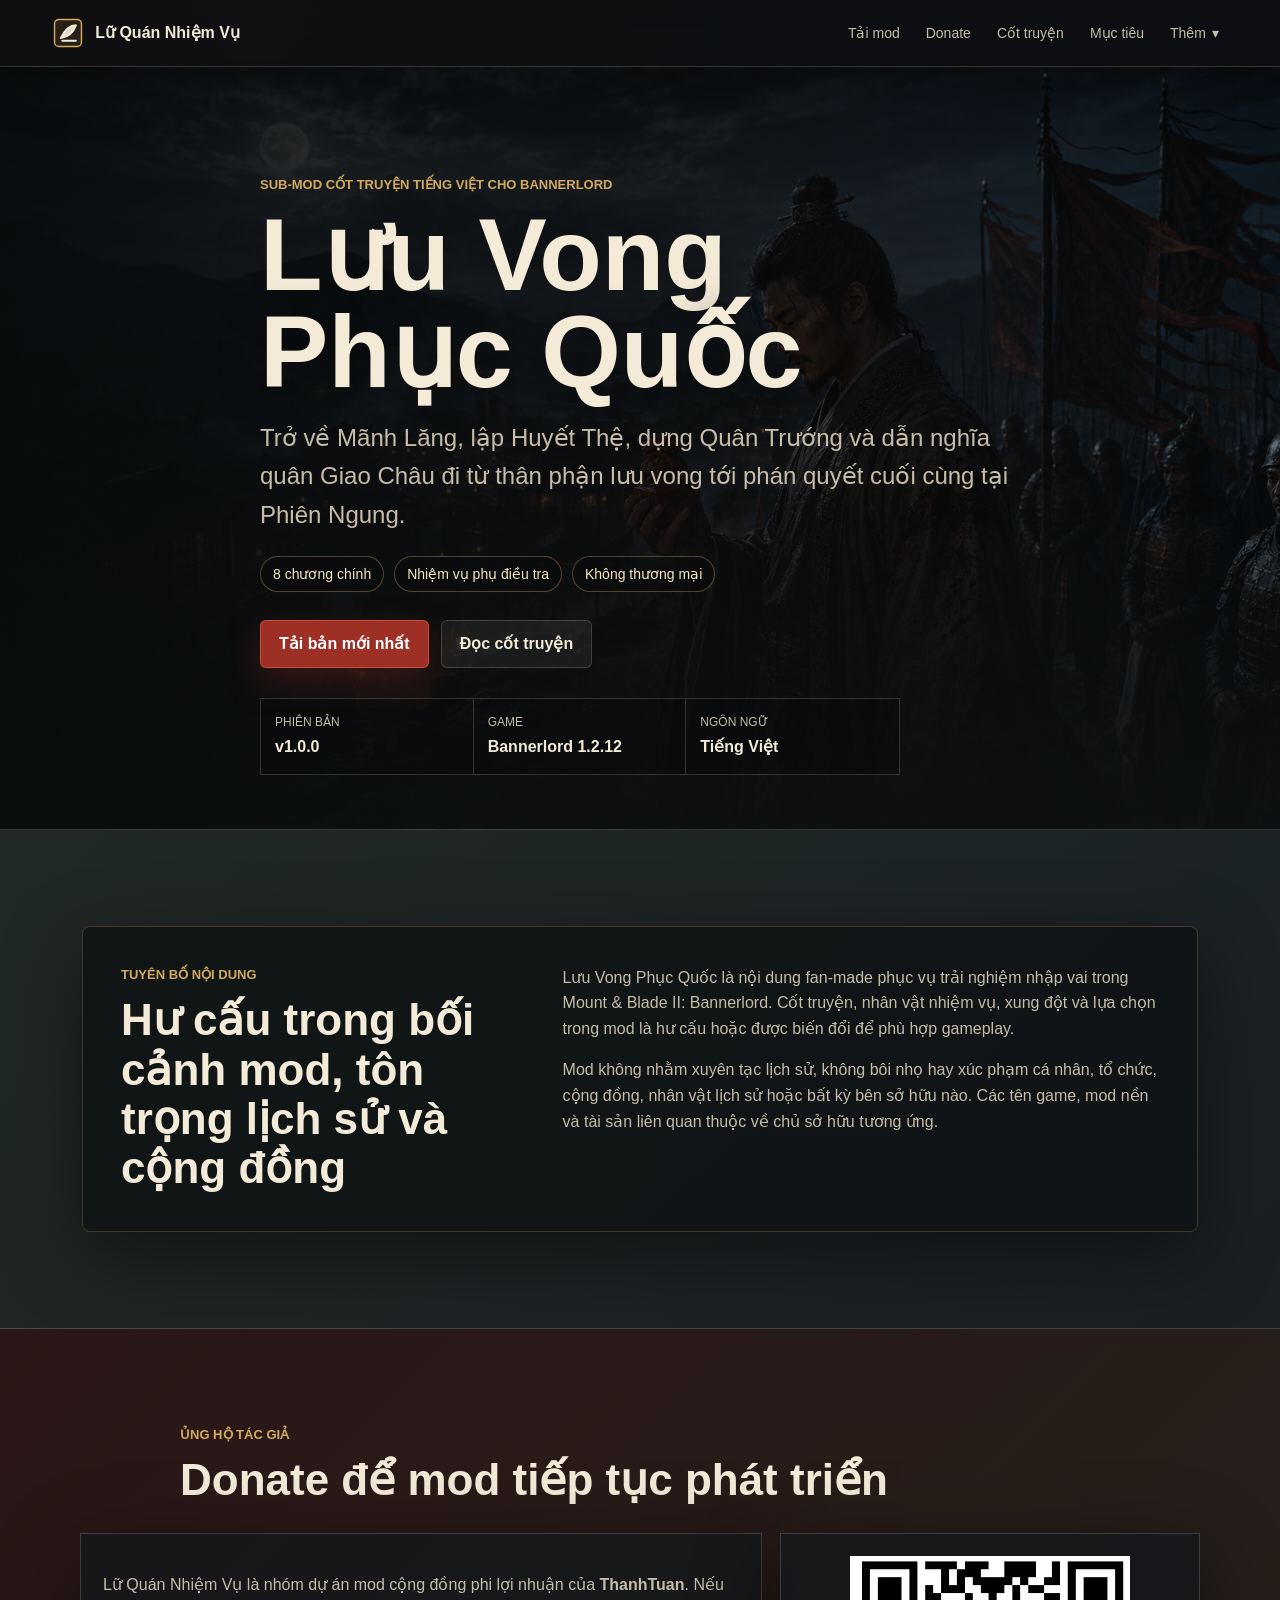
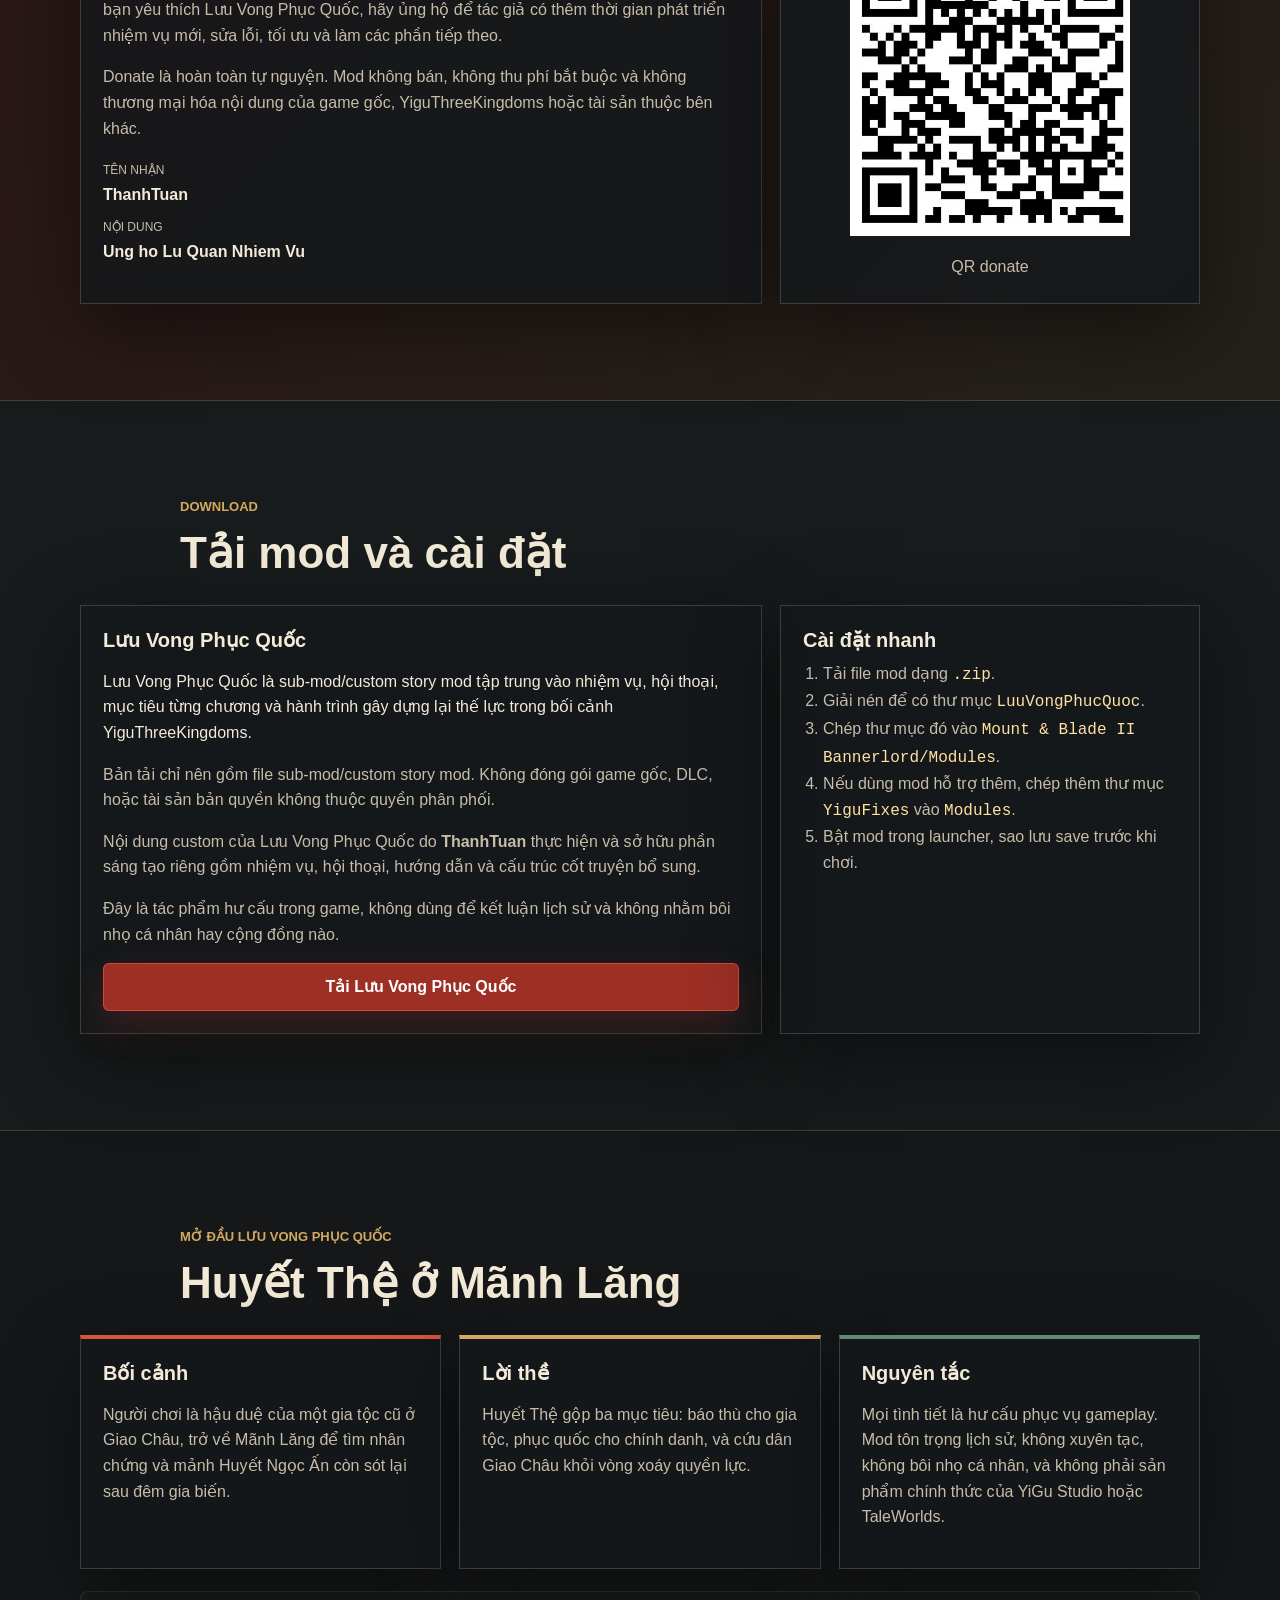
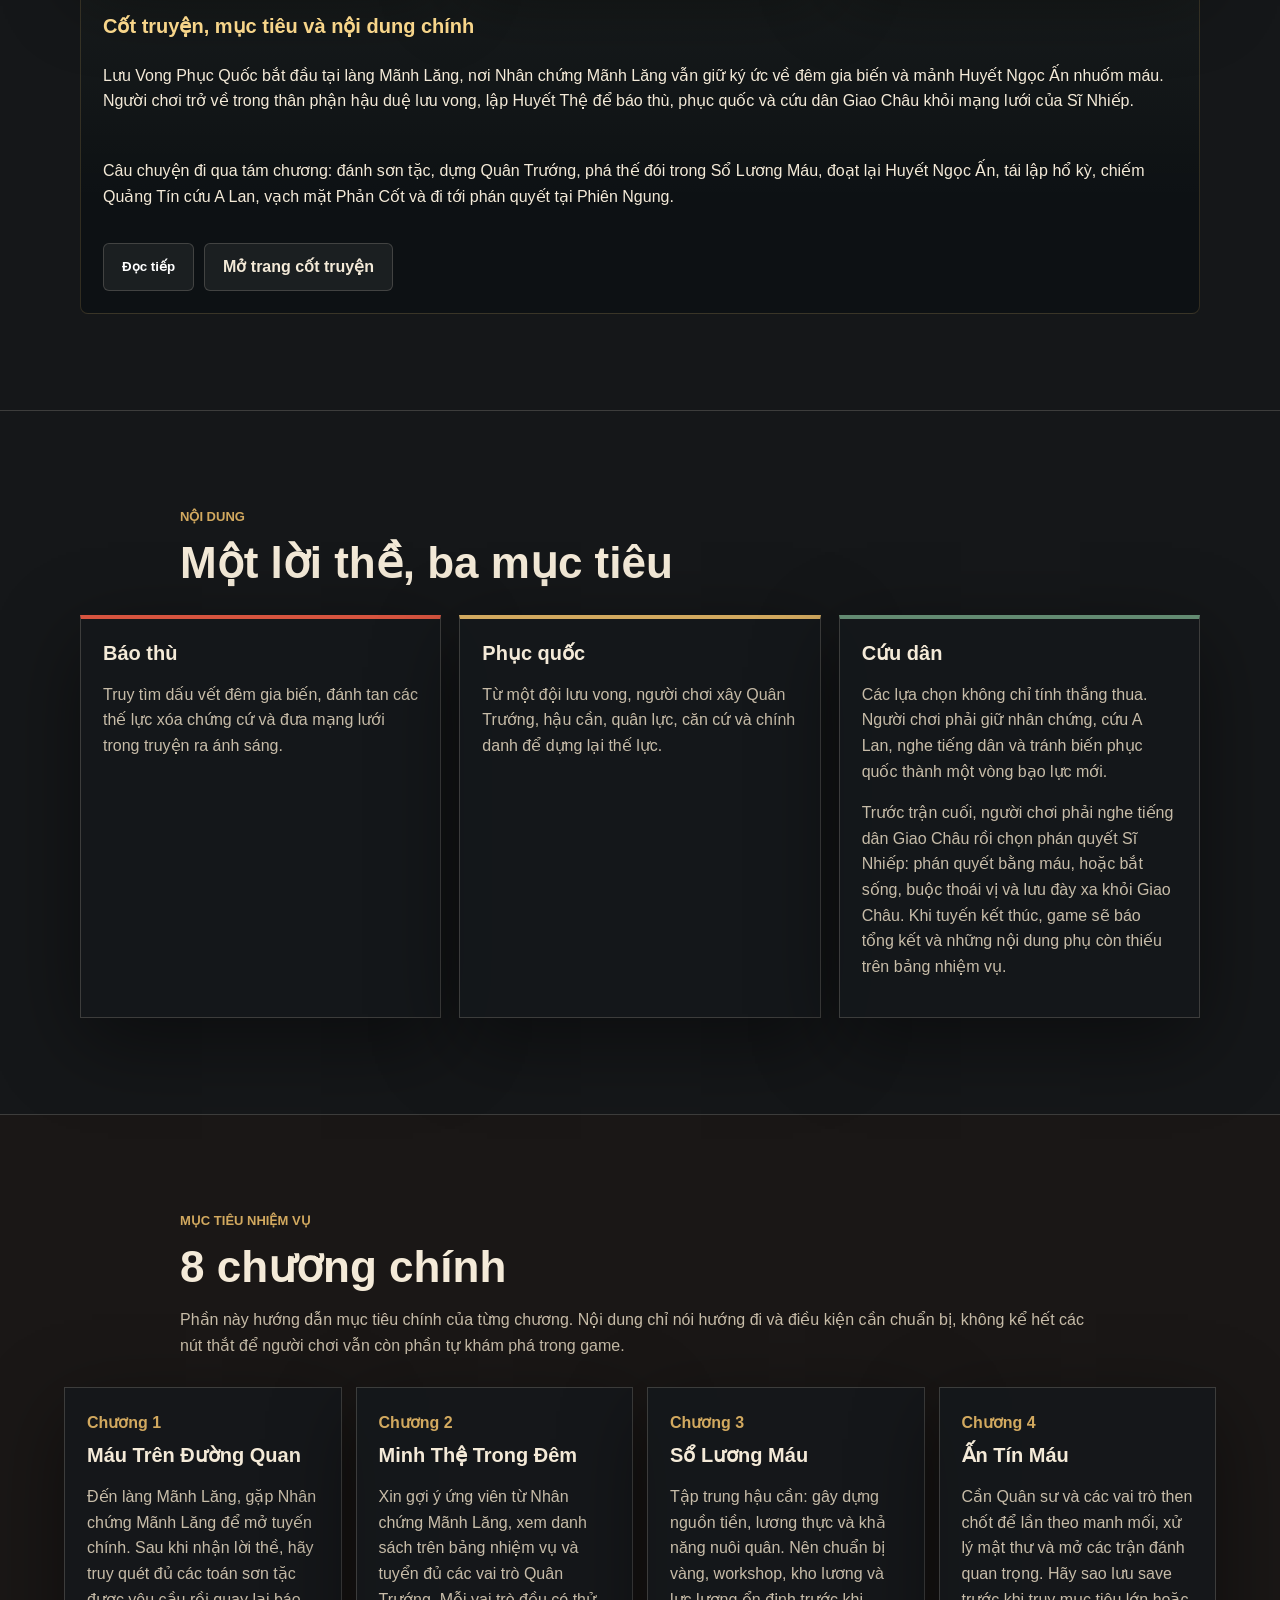
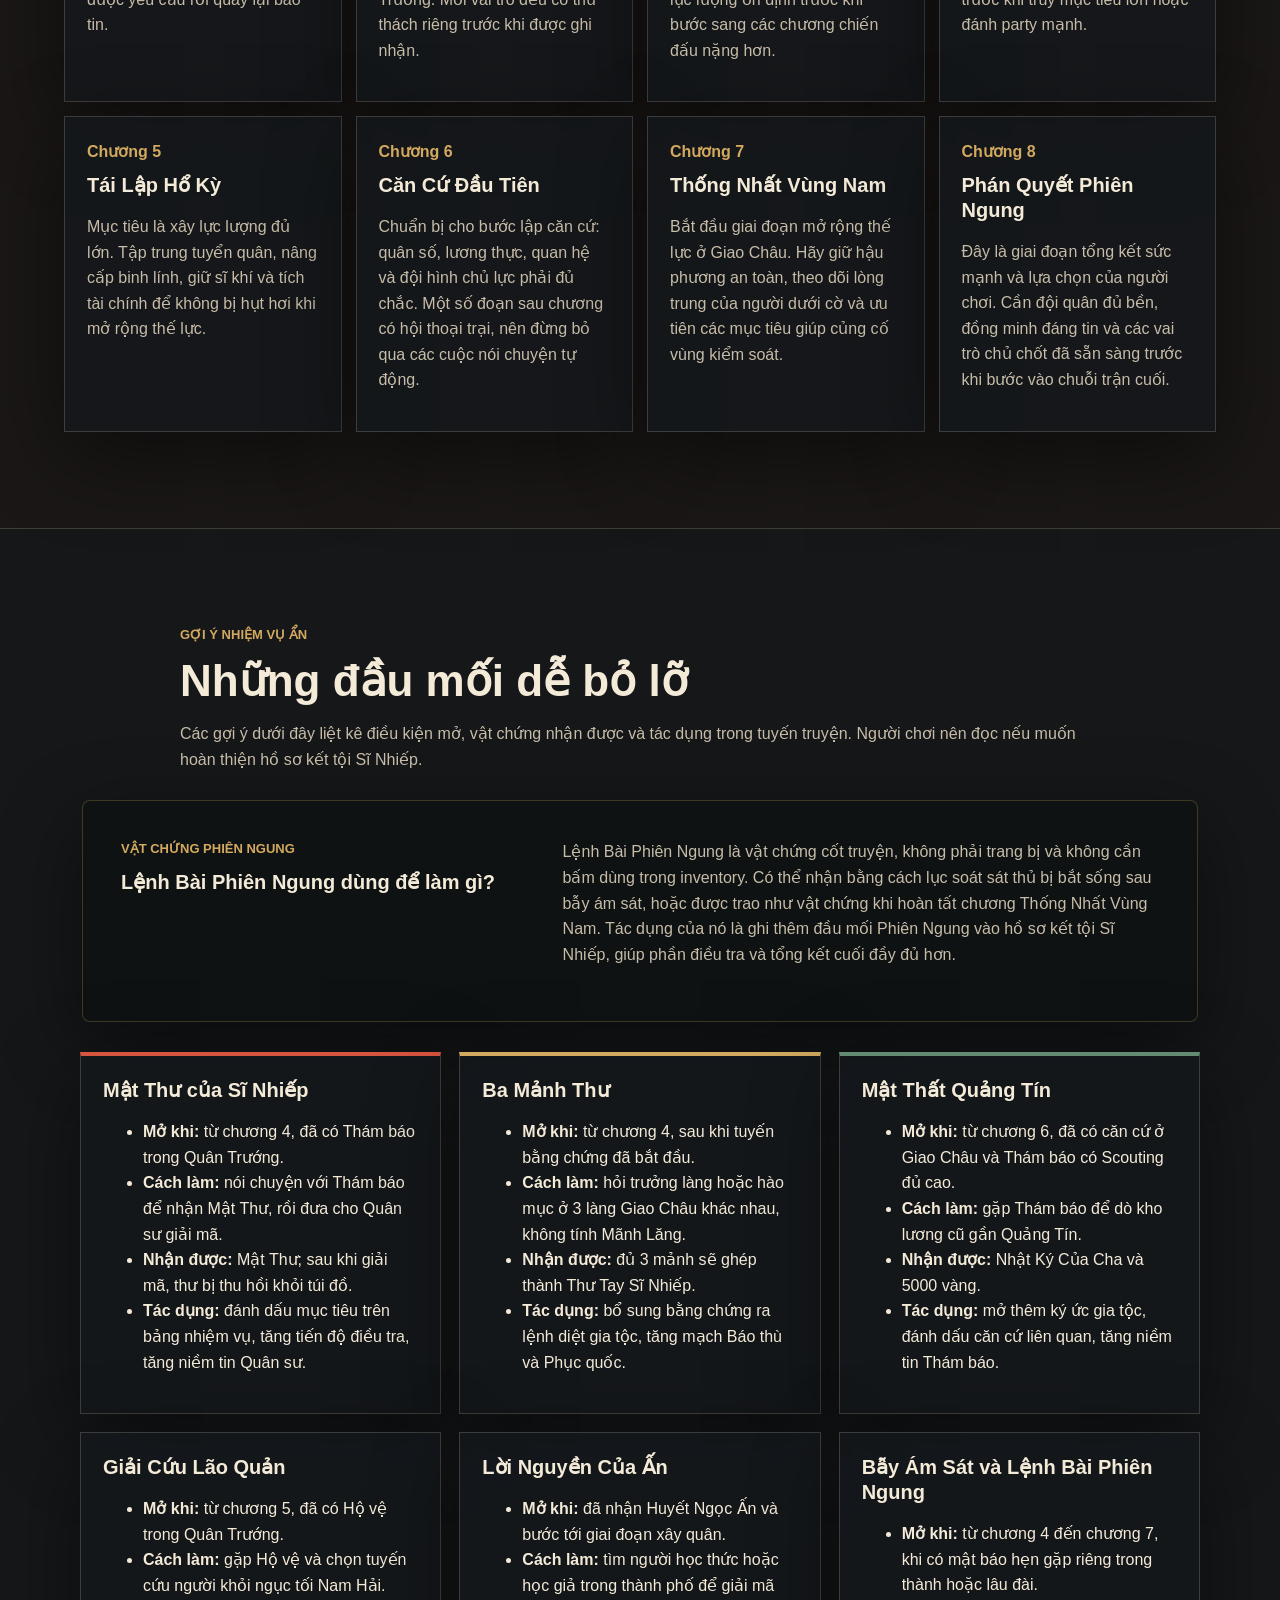
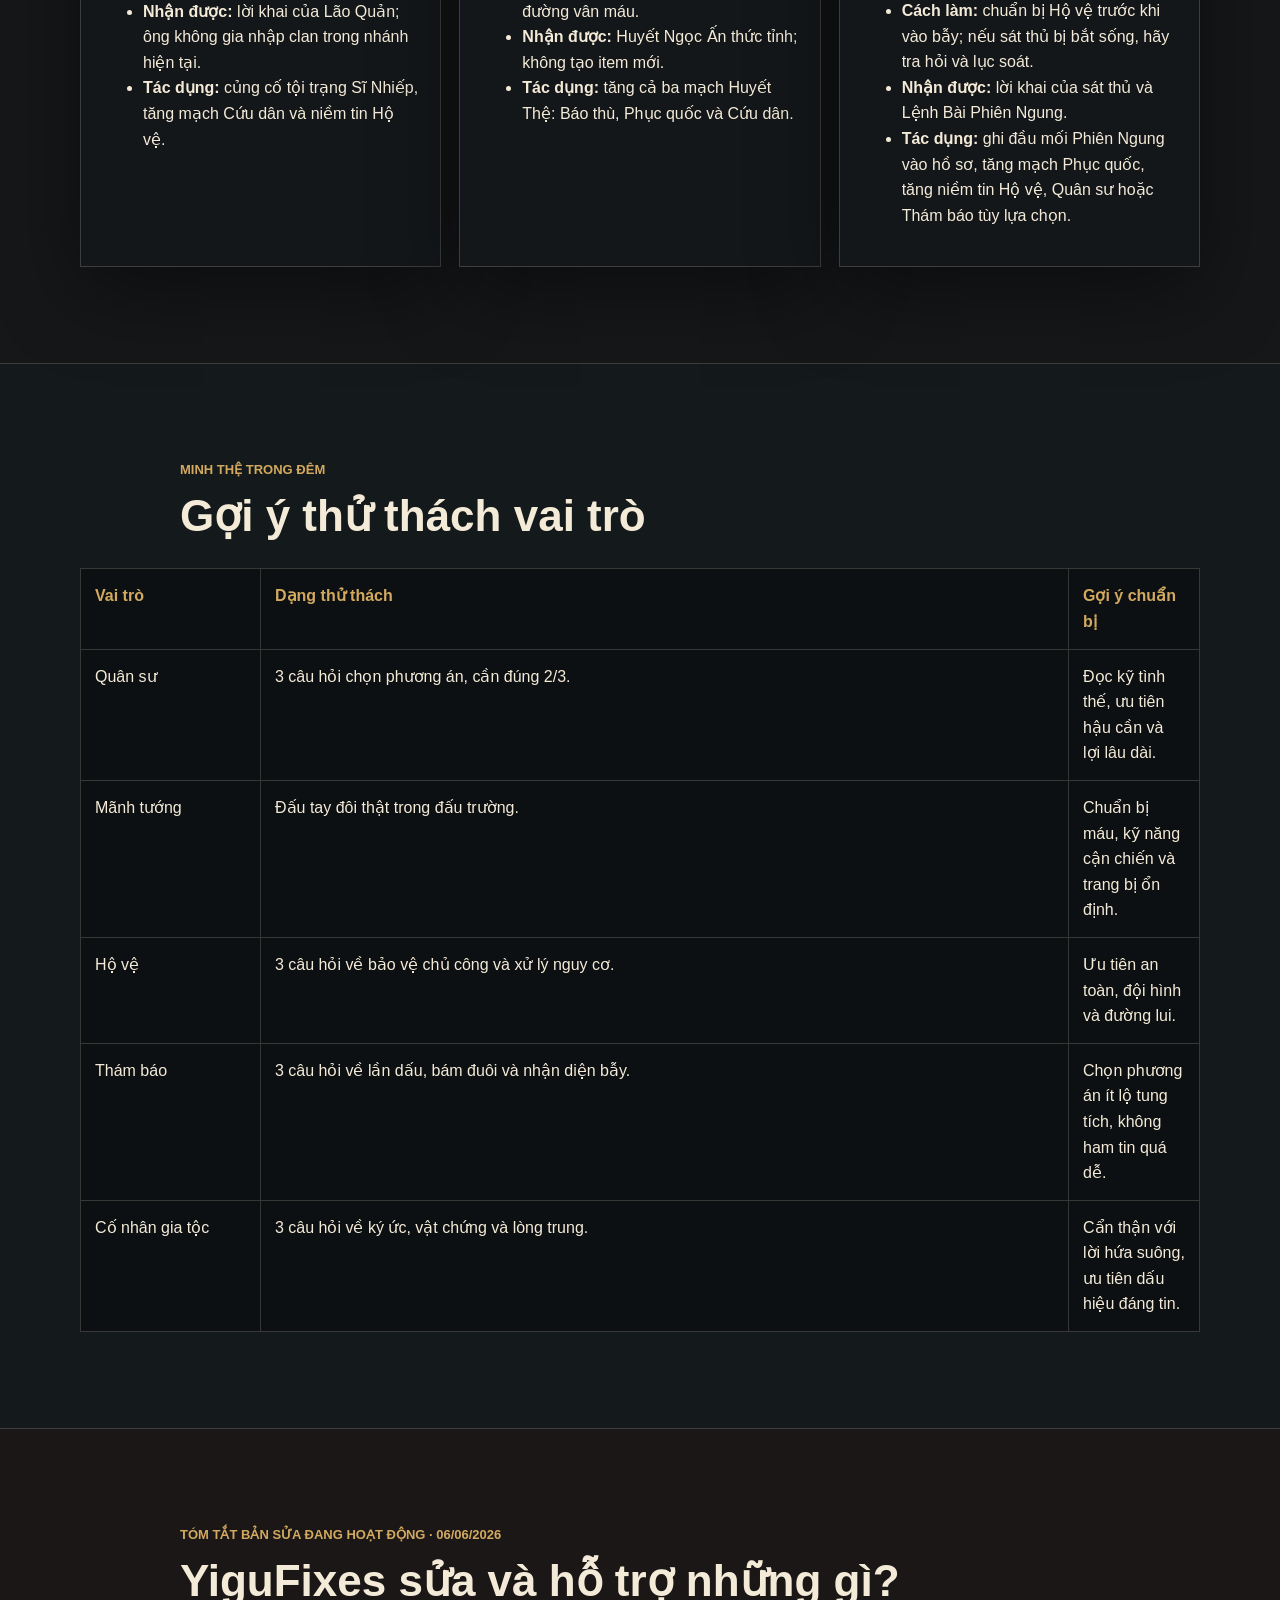
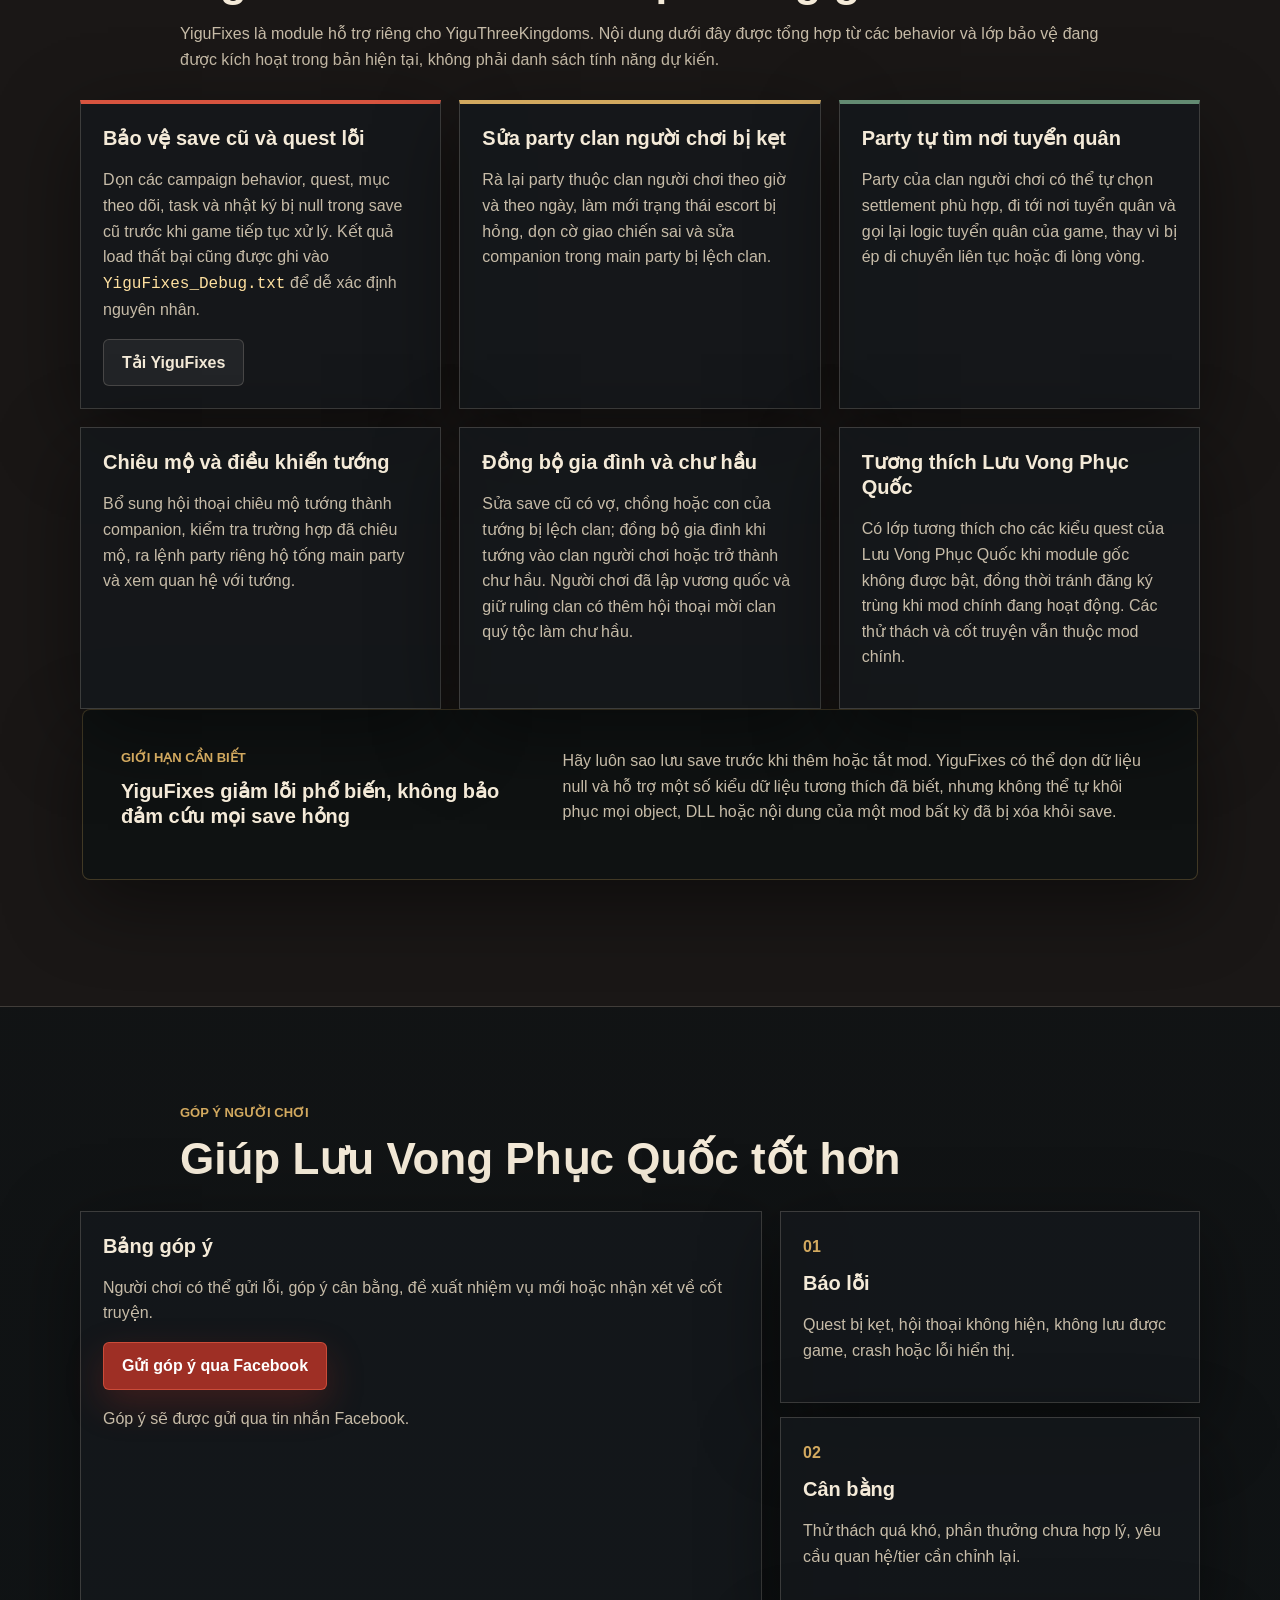
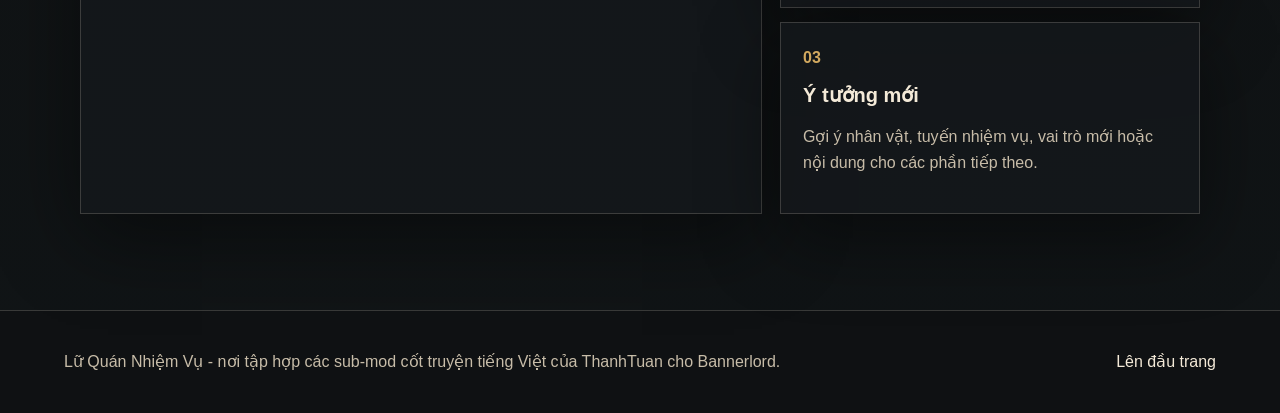
<file: index.html>
﻿<!doctype html>
<html lang="vi">
<head>
  <meta charset="utf-8">
  <meta name="viewport" content="width=device-width, initial-scale=1">
  <title>Lưu Vong Phục Quốc - Sub-mod cốt truyện Bannerlord</title>
  <meta name="description" content="Trang giới thiệu Lưu Vong Phục Quốc: sub-mod cốt truyện tiếng Việt cho Mount & Blade II: Bannerlord và YiguThreeKingdoms.">
  <link rel="stylesheet" href="styles.css?v=20260604-polish">
</head>
<body>
  <header class="site-header">
    <a class="brand" href="#top" aria-label="Lữ Quán Nhiệm Vụ">
      <svg class="brand-mark" viewBox="0 0 48 48" aria-hidden="true">
        <rect x="5" y="5" width="38" height="38" rx="6"></rect>
        <path d="M14 31c6-12 13-18 21-18-3 9-9 16-21 18Z"></path>
        <path d="M16 35h19"></path>
      </svg>
      <span>Lữ Quán Nhiệm Vụ</span>
    </a>
    <nav class="nav">
      <a href="#download">Tải mod</a>
      <a href="#donate">Donate</a>
      <a href="story.html" target="_blank" rel="noopener">Cốt truyện</a>
      <a href="#guide">Mục tiêu</a>
      <div class="nav-more">
        <button class="nav-more-button" type="button" aria-expanded="false" aria-controls="nav-more-menu">
          Thêm
          <span aria-hidden="true">▾</span>
        </button>
        <div class="nav-more-menu" id="nav-more-menu">
          <a href="#roles">Vai trò</a>
          <a href="#hidden-quests">Nhiệm vụ ẩn</a>
          <a href="#submod">Sub-mod</a>
          <a href="#support-mods">YiguFixes</a>
          <a href="#feedback">Góp ý</a>
        </div>
      </div>
    </nav>
  </header>

  <main id="top">
    <section class="hero">
      <div class="hero-copy">
        <p class="eyebrow">Sub-mod cốt truyện tiếng Việt cho Bannerlord</p>
        <h1>Lưu Vong Phục Quốc</h1>
        <p class="lead">
          Trở về Mãnh Lăng, lập Huyết Thệ, dựng Quân Trướng và dẫn nghĩa quân Giao Châu
          đi từ thân phận lưu vong tới phán quyết cuối cùng tại Phiên Ngung.
        </p>
        <div class="hero-badges" aria-label="Thông tin nhanh">
          <span>8 chương chính</span>
          <span>Nhiệm vụ phụ điều tra</span>
          <span>Không thương mại</span>
        </div>
        <div class="hero-actions">
          <a class="button primary" data-download-link href="#download">Tải bản mới nhất</a>
          <a class="button secondary" href="story.html" target="_blank" rel="noopener">Đọc cốt truyện</a>
        </div>
        <dl class="release-strip">
          <div>
            <dt>Phiên bản</dt>
            <dd data-version>Đang cập nhật</dd>
          </div>
          <div>
            <dt>Game</dt>
            <dd>Bannerlord 1.2.12</dd>
          </div>
          <div>
            <dt>Ngôn ngữ</dt>
            <dd>Tiếng Việt</dd>
          </div>
        </dl>
      </div>
    </section>

    <section id="notice" class="band notice-band">
      <div class="notice-panel">
        <div>
          <p class="eyebrow">Tuyên bố nội dung</p>
          <h2>Hư cấu trong bối cảnh mod, tôn trọng lịch sử và cộng đồng</h2>
        </div>
        <div class="notice-copy">
          <p>
            Lưu Vong Phục Quốc là nội dung fan-made phục vụ trải nghiệm nhập vai trong Mount &amp; Blade II: Bannerlord.
            Cốt truyện, nhân vật nhiệm vụ, xung đột và lựa chọn trong mod là hư cấu hoặc được biến đổi để phù hợp gameplay.
          </p>
          <p>
            Mod không nhằm xuyên tạc lịch sử, không bôi nhọ hay xúc phạm cá nhân, tổ chức, cộng đồng, nhân vật lịch sử
            hoặc bất kỳ bên sở hữu nào. Các tên game, mod nền và tài sản liên quan thuộc về chủ sở hữu tương ứng.
          </p>
        </div>
      </div>
    </section>

    <section id="donate" class="band donate-band donate-top">
      <div class="section-heading">
        <p class="eyebrow">Ủng hộ tác giả</p>
        <h2>Donate để mod tiếp tục phát triển</h2>
      </div>
      <div class="donate-layout">
        <div>
          <p>
            Lữ Quán Nhiệm Vụ là nhóm dự án mod cộng đồng phi lợi nhuận của <strong>ThanhTuan</strong>.
            Nếu bạn yêu thích Lưu Vong Phục Quốc, hãy ủng hộ để tác giả có thêm thời gian phát triển nhiệm vụ mới,
            sửa lỗi, tối ưu và làm các phần tiếp theo.
          </p>
          <p>
            Donate là hoàn toàn tự nguyện. Mod không bán, không thu phí bắt buộc và không thương mại hóa nội dung
            của game gốc, YiguThreeKingdoms hoặc tài sản thuộc bên khác.
          </p>
          <dl class="donate-info">
            <div>
              <dt>Tên nhận</dt>
              <dd data-donate-name>Đang cập nhật</dd>
            </div>
            <div>
              <dt>Nội dung</dt>
              <dd data-donate-note>Ung ho LuuVongPhucQuoc</dd>
            </div>
          </dl>
        </div>
        <figure class="qr-frame">
          <img data-donate-qr src="assets/qr.jpg" alt="QR donate Lữ Quán Nhiệm Vụ">
          <figcaption>QR donate</figcaption>
        </figure>
      </div>
    </section>

    <section id="download" class="band download-band">
      <div class="section-heading">
        <p class="eyebrow">Download</p>
        <h2>Tải mod và cài đặt</h2>
      </div>
      <div class="download-layout">
        <div class="download-panel">
          <h3>Lưu Vong Phục Quốc</h3>
          <p>
            Lưu Vong Phục Quốc là sub-mod/custom story mod tập trung vào nhiệm vụ, hội thoại,
            mục tiêu từng chương và hành trình gây dựng lại thế lực trong bối cảnh YiguThreeKingdoms.
          </p>
          <p class="muted">
            Bản tải chỉ nên gồm file sub-mod/custom story mod. Không đóng gói game gốc, DLC, hoặc tài sản bản quyền
            không thuộc quyền phân phối.
          </p>
          <p class="muted">
            Nội dung custom của Lưu Vong Phục Quốc do <strong>ThanhTuan</strong> thực hiện và sở hữu phần sáng tạo
            riêng gồm nhiệm vụ, hội thoại, hướng dẫn và cấu trúc cốt truyện bổ sung.
          </p>
          <p class="muted">
            Đây là tác phẩm hư cấu trong game, không dùng để kết luận lịch sử và không nhằm bôi nhọ cá nhân hay cộng đồng nào.
          </p>
          <a class="button primary wide" data-download-link href="#">Tải Lưu Vong Phục Quốc</a>
        </div>
        <div class="steps">
          <h3>Cài đặt nhanh</h3>
          <ol>
            <li>Tải file mod dạng <code>.zip</code>.</li>
            <li>Giải nén để có thư mục <code>LuuVongPhucQuoc</code>.</li>
            <li>Chép thư mục đó vào <code>Mount &amp; Blade II Bannerlord/Modules</code>.</li>
            <li>Nếu dùng mod hỗ trợ thêm, chép thêm thư mục <code>YiguFixes</code> vào <code>Modules</code>.</li>
            <li>Bật mod trong launcher, sao lưu save trước khi chơi.</li>
          </ol>
        </div>
      </div>
    </section>

    <section id="submod" class="band story-band">
      <div class="section-heading">
        <p class="eyebrow">Mở đầu Lưu Vong Phục Quốc</p>
        <h2>Huyết Thệ ở Mãnh Lăng</h2>
      </div>
      <div class="story-grid">
        <article>
          <h3>Bối cảnh</h3>
          <p>
            Người chơi là hậu duệ của một gia tộc cũ ở Giao Châu, trở về Mãnh Lăng để tìm nhân chứng
            và mảnh Huyết Ngọc Ấn còn sót lại sau đêm gia biến.
          </p>
        </article>
        <article>
          <h3>Lời thề</h3>
          <p>
            Huyết Thệ gộp ba mục tiêu: báo thù cho gia tộc, phục quốc cho chính danh,
            và cứu dân Giao Châu khỏi vòng xoáy quyền lực.
          </p>
        </article>
        <article>
          <h3>Nguyên tắc</h3>
          <p>
            Mọi tình tiết là hư cấu phục vụ gameplay. Mod tôn trọng lịch sử, không xuyên tạc, không bôi nhọ cá nhân,
            và không phải sản phẩm chính thức của YiGu Studio hoặc TaleWorlds.
          </p>
        </article>
      </div>
      <div class="story-full" id="story-block">
        <article>
          <h3>Cốt truyện, mục tiêu và nội dung chính</h3>
          <div class="story-preview">
            <p>
              Lưu Vong Phục Quốc bắt đầu tại làng Mãnh Lăng, nơi Nhân chứng Mãnh Lăng vẫn giữ ký ức về đêm gia biến
              và mảnh Huyết Ngọc Ấn nhuốm máu. Người chơi trở về trong thân phận hậu duệ lưu vong,
              lập Huyết Thệ để báo thù, phục quốc và cứu dân Giao Châu khỏi mạng lưới của Sĩ Nhiếp.
            </p>
            <p>
              Câu chuyện đi qua tám chương: đánh sơn tặc, dựng Quân Trướng, phá thế đói trong Sổ Lương Máu,
              đoạt lại Huyết Ngọc Ấn, tái lập hổ kỳ, chiếm Quảng Tín cứu A Lan, vạch mặt Phản Cốt
              và đi tới phán quyết tại Phiên Ngung.
            </p>
          </div>
          <div class="story-more" id="story-more" aria-hidden="true" style="display:none;">
            <p>
              Trang riêng đã được viết lại thành bản giới thiệu hoàn chỉnh: bối cảnh gia tộc, Huyết Thệ,
              vai trò Nhân chứng Mãnh Lăng, A Lan, Quân Trướng, Hắc Kỵ, Phản Cốt, các nhiệm vụ phụ
              và hai hướng kết thúc hiện tại của mod.
            </p>
          </div>
          <div class="story-actions">
            <button id="story-toggle" class="button secondary">Đọc tiếp</button>
            <a class="button secondary" href="story.html" target="_blank" rel="noopener">Mở trang cốt truyện</a>
          </div>
        </article>
      </div>
    </section>

    <section id="story" class="band story-band">
      <div class="section-heading">
        <p class="eyebrow">Nội dung</p>
        <h2>Một lời thề, ba mục tiêu</h2>
      </div>
      <div class="story-grid">
        <article>
          <h3>Báo thù</h3>
          <p>
            Truy tìm dấu vết đêm gia biến, đánh tan các thế lực xóa chứng cứ và đưa mạng lưới trong truyện ra ánh sáng.
          </p>
        </article>
        <article>
          <h3>Phục quốc</h3>
          <p>
            Từ một đội lưu vong, người chơi xây Quân Trướng, hậu cần, quân lực, căn cứ và chính danh để dựng lại thế lực.
          </p>
        </article>
        <article>
          <h3>Cứu dân</h3>
          <p>
            Các lựa chọn không chỉ tính thắng thua. Người chơi phải giữ nhân chứng, cứu A Lan,
            nghe tiếng dân và tránh biến phục quốc thành một vòng bạo lực mới.
          </p>
          <p>
            Trước trận cuối, người chơi phải nghe tiếng dân Giao Châu rồi chọn phán quyết Sĩ Nhiếp:
            phán quyết bằng máu, hoặc bắt sống, buộc thoái vị và lưu đày xa khỏi Giao Châu.
            Khi tuyến kết thúc, game sẽ báo tổng kết và những nội dung phụ còn thiếu trên bảng nhiệm vụ.
          </p>
        </article>
      </div>
    </section>

    <section id="guide" class="band guide-band">
      <div class="section-heading">
        <p class="eyebrow">Mục tiêu nhiệm vụ</p>
        <h2>8 chương chính</h2>
        <p class="muted">
          Phần này hướng dẫn mục tiêu chính của từng chương. Nội dung chỉ nói hướng đi và điều kiện cần chuẩn bị,
          không kể hết các nút thắt để người chơi vẫn còn phần tự khám phá trong game.
        </p>
      </div>
      <div class="chapter-list">
        <article>
          <span>Chương 1</span>
          <h3>Máu Trên Đường Quan</h3>
          <p>
            Đến làng Mãnh Lăng, gặp Nhân chứng Mãnh Lăng để mở tuyến chính. Sau khi nhận lời thề,
            hãy truy quét đủ các toán sơn tặc được yêu cầu rồi quay lại báo tin.
          </p>
        </article>
        <article>
          <span>Chương 2</span>
          <h3>Minh Thệ Trong Đêm</h3>
          <p>
            Xin gợi ý ứng viên từ Nhân chứng Mãnh Lăng, xem danh sách trên bảng nhiệm vụ và tuyển đủ các vai trò
            Quân Trướng. Mỗi vai trò đều có thử thách riêng trước khi được ghi nhận.
          </p>
        </article>
        <article>
          <span>Chương 3</span>
          <h3>Sổ Lương Máu</h3>
          <p>
            Tập trung hậu cần: gây dựng nguồn tiền, lương thực và khả năng nuôi quân. Nên chuẩn bị vàng, workshop,
            kho lương và lực lượng ổn định trước khi bước sang các chương chiến đấu nặng hơn.
          </p>
        </article>
        <article>
          <span>Chương 4</span>
          <h3>Ấn Tín Máu</h3>
          <p>
            Cần Quân sư và các vai trò then chốt để lần theo manh mối, xử lý mật thư và mở các trận đánh quan trọng.
            Hãy sao lưu save trước khi truy mục tiêu lớn hoặc đánh party mạnh.
          </p>
        </article>
        <article>
          <span>Chương 5</span>
          <h3>Tái Lập Hổ Kỳ</h3>
          <p>
            Mục tiêu là xây lực lượng đủ lớn. Tập trung tuyển quân, nâng cấp binh lính, giữ sĩ khí và tích tài chính
            để không bị hụt hơi khi mở rộng thế lực.
          </p>
        </article>
        <article>
          <span>Chương 6</span>
          <h3>Căn Cứ Đầu Tiên</h3>
          <p>
            Chuẩn bị cho bước lập căn cứ: quân số, lương thực, quan hệ và đội hình chủ lực phải đủ chắc.
            Một số đoạn sau chương có hội thoại trại, nên đừng bỏ qua các cuộc nói chuyện tự động.
          </p>
        </article>
        <article>
          <span>Chương 7</span>
          <h3>Thống Nhất Vùng Nam</h3>
          <p>
            Bắt đầu giai đoạn mở rộng thế lực ở Giao Châu. Hãy giữ hậu phương an toàn, theo dõi lòng trung của người dưới cờ
            và ưu tiên các mục tiêu giúp củng cố vùng kiểm soát.
          </p>
        </article>
        <article>
          <span>Chương 8</span>
          <h3>Phán Quyết Phiên Ngung</h3>
          <p>
            Đây là giai đoạn tổng kết sức mạnh và lựa chọn của người chơi. Cần đội quân đủ bền, đồng minh đáng tin
            và các vai trò chủ chốt đã sẵn sàng trước khi bước vào chuỗi trận cuối.
          </p>
        </article>
      </div>
    </section>

    <section id="hidden-quests" class="band story-band">
      <div class="section-heading">
        <p class="eyebrow">Gợi ý nhiệm vụ ẩn</p>
        <h2>Những đầu mối dễ bỏ lỡ</h2>
        <p class="muted">
          Các gợi ý dưới đây liệt kê điều kiện mở, vật chứng nhận được và tác dụng trong tuyến truyện.
          Người chơi nên đọc nếu muốn hoàn thiện hồ sơ kết tội Sĩ Nhiếp.
        </p>
      </div>
      <div class="notice-panel compact">
        <div>
          <p class="eyebrow">Vật chứng Phiên Ngung</p>
          <h3>Lệnh Bài Phiên Ngung dùng để làm gì?</h3>
        </div>
        <p>
          Lệnh Bài Phiên Ngung là vật chứng cốt truyện, không phải trang bị và không cần bấm dùng trong inventory.
          Có thể nhận bằng cách lục soát sát thủ bị bắt sống sau bẫy ám sát, hoặc được trao như vật chứng khi hoàn tất
          chương Thống Nhất Vùng Nam. Tác dụng của nó là ghi thêm đầu mối Phiên Ngung vào hồ sơ kết tội Sĩ Nhiếp,
          giúp phần điều tra và tổng kết cuối đầy đủ hơn.
        </p>
      </div>
      <div class="story-grid">
        <article>
          <h3>Mật Thư của Sĩ Nhiếp</h3>
          <ul>
            <li><strong>Mở khi:</strong> từ chương 4, đã có Thám báo trong Quân Trướng.</li>
            <li><strong>Cách làm:</strong> nói chuyện với Thám báo để nhận Mật Thư, rồi đưa cho Quân sư giải mã.</li>
            <li><strong>Nhận được:</strong> Mật Thư; sau khi giải mã, thư bị thu hồi khỏi túi đồ.</li>
            <li><strong>Tác dụng:</strong> đánh dấu mục tiêu trên bảng nhiệm vụ, tăng tiến độ điều tra, tăng niềm tin Quân sư.</li>
          </ul>
        </article>
        <article>
          <h3>Ba Mảnh Thư</h3>
          <ul>
            <li><strong>Mở khi:</strong> từ chương 4, sau khi tuyến bằng chứng đã bắt đầu.</li>
            <li><strong>Cách làm:</strong> hỏi trưởng làng hoặc hào mục ở 3 làng Giao Châu khác nhau, không tính Mãnh Lăng.</li>
            <li><strong>Nhận được:</strong> đủ 3 mảnh sẽ ghép thành Thư Tay Sĩ Nhiếp.</li>
            <li><strong>Tác dụng:</strong> bổ sung bằng chứng ra lệnh diệt gia tộc, tăng mạch Báo thù và Phục quốc.</li>
          </ul>
        </article>
        <article>
          <h3>Mật Thất Quảng Tín</h3>
          <ul>
            <li><strong>Mở khi:</strong> từ chương 6, đã có căn cứ ở Giao Châu và Thám báo có Scouting đủ cao.</li>
            <li><strong>Cách làm:</strong> gặp Thám báo để dò kho lương cũ gần Quảng Tín.</li>
            <li><strong>Nhận được:</strong> Nhật Ký Của Cha và 5000 vàng.</li>
            <li><strong>Tác dụng:</strong> mở thêm ký ức gia tộc, đánh dấu căn cứ liên quan, tăng niềm tin Thám báo.</li>
          </ul>
        </article>
        <article>
          <h3>Giải Cứu Lão Quản</h3>
          <ul>
            <li><strong>Mở khi:</strong> từ chương 5, đã có Hộ vệ trong Quân Trướng.</li>
            <li><strong>Cách làm:</strong> gặp Hộ vệ và chọn tuyến cứu người khỏi ngục tối Nam Hải.</li>
            <li><strong>Nhận được:</strong> lời khai của Lão Quản; ông không gia nhập clan trong nhánh hiện tại.</li>
            <li><strong>Tác dụng:</strong> củng cố tội trạng Sĩ Nhiếp, tăng mạch Cứu dân và niềm tin Hộ vệ.</li>
          </ul>
        </article>
        <article>
          <h3>Lời Nguyền Của Ấn</h3>
          <ul>
            <li><strong>Mở khi:</strong> đã nhận Huyết Ngọc Ấn và bước tới giai đoạn xây quân.</li>
            <li><strong>Cách làm:</strong> tìm người học thức hoặc học giả trong thành phố để giải mã đường vân máu.</li>
            <li><strong>Nhận được:</strong> Huyết Ngọc Ấn thức tỉnh; không tạo item mới.</li>
            <li><strong>Tác dụng:</strong> tăng cả ba mạch Huyết Thệ: Báo thù, Phục quốc và Cứu dân.</li>
          </ul>
        </article>
        <article>
          <h3>Bẫy Ám Sát và Lệnh Bài Phiên Ngung</h3>
          <ul>
            <li><strong>Mở khi:</strong> từ chương 4 đến chương 7, khi có mật báo hẹn gặp riêng trong thành hoặc lâu đài.</li>
            <li><strong>Cách làm:</strong> chuẩn bị Hộ vệ trước khi vào bẫy; nếu sát thủ bị bắt sống, hãy tra hỏi và lục soát.</li>
            <li><strong>Nhận được:</strong> lời khai của sát thủ và Lệnh Bài Phiên Ngung.</li>
            <li><strong>Tác dụng:</strong> ghi đầu mối Phiên Ngung vào hồ sơ, tăng mạch Phục quốc, tăng niềm tin Hộ vệ, Quân sư hoặc Thám báo tùy lựa chọn.</li>
          </ul>
        </article>
      </div>
    </section>

    <section id="roles" class="band roles-band">
      <div class="section-heading">
        <p class="eyebrow">Minh Thệ Trong Đêm</p>
        <h2>Gợi ý thử thách vai trò</h2>
      </div>
      <div class="role-table" role="table" aria-label="Thử thách vai trò">
        <div role="row">
          <strong role="columnheader">Vai trò</strong>
          <strong role="columnheader">Dạng thử thách</strong>
          <strong role="columnheader">Gợi ý chuẩn bị</strong>
        </div>
        <div role="row">
          <span>Quân sư</span>
          <span>3 câu hỏi chọn phương án, cần đúng 2/3.</span>
          <span>Đọc kỹ tình thế, ưu tiên hậu cần và lợi lâu dài.</span>
        </div>
        <div role="row">
          <span>Mãnh tướng</span>
          <span>Đấu tay đôi thật trong đấu trường.</span>
          <span>Chuẩn bị máu, kỹ năng cận chiến và trang bị ổn định.</span>
        </div>
        <div role="row">
          <span>Hộ vệ</span>
          <span>3 câu hỏi về bảo vệ chủ công và xử lý nguy cơ.</span>
          <span>Ưu tiên an toàn, đội hình và đường lui.</span>
        </div>
        <div role="row">
          <span>Thám báo</span>
          <span>3 câu hỏi về lần dấu, bám đuôi và nhận diện bẫy.</span>
          <span>Chọn phương án ít lộ tung tích, không ham tin quá dễ.</span>
        </div>
        <div role="row">
          <span>Cố nhân gia tộc</span>
          <span>3 câu hỏi về ký ức, vật chứng và lòng trung.</span>
          <span>Cẩn thận với lời hứa suông, ưu tiên dấu hiệu đáng tin.</span>
        </div>
      </div>
    </section>

    <section id="support-mods" class="band guide-band">
      <div class="section-heading">
        <p class="eyebrow">Tóm tắt bản sửa đang hoạt động · 06/06/2026</p>
        <h2>YiguFixes sửa và hỗ trợ những gì?</h2>
        <p class="muted">
          YiguFixes là module hỗ trợ riêng cho YiguThreeKingdoms. Nội dung dưới đây được tổng hợp từ các behavior
          và lớp bảo vệ đang được kích hoạt trong bản hiện tại, không phải danh sách tính năng dự kiến.
        </p>
      </div>
      <div class="story-grid">
        <article>
          <h3>Bảo vệ save cũ và quest lỗi</h3>
          <p>
            Dọn các campaign behavior, quest, mục theo dõi, task và nhật ký bị null trong save cũ trước khi game tiếp tục xử lý.
            Kết quả load thất bại cũng được ghi vào <code>YiguFixes_Debug.txt</code> để dễ xác định nguyên nhân.
          </p>
          <a class="button secondary" data-yigufixes-download-link href="#">Tải YiguFixes</a>
        </article>
        <article>
          <h3>Sửa party clan người chơi bị kẹt</h3>
          <p>
            Rà lại party thuộc clan người chơi theo giờ và theo ngày, làm mới trạng thái escort bị hỏng,
            dọn cờ giao chiến sai và sửa companion trong main party bị lệch clan.
          </p>
        </article>
        <article>
          <h3>Party tự tìm nơi tuyển quân</h3>
          <p>
            Party của clan người chơi có thể tự chọn settlement phù hợp, đi tới nơi tuyển quân và gọi lại logic tuyển quân
            của game, thay vì bị ép di chuyển liên tục hoặc đi lòng vòng.
          </p>
        </article>
        <article>
          <h3>Chiêu mộ và điều khiển tướng</h3>
          <p>
            Bổ sung hội thoại chiêu mộ tướng thành companion, kiểm tra trường hợp đã chiêu mộ,
            ra lệnh party riêng hộ tống main party và xem quan hệ với tướng.
          </p>
        </article>
        <article>
          <h3>Đồng bộ gia đình và chư hầu</h3>
          <p>
            Sửa save cũ có vợ, chồng hoặc con của tướng bị lệch clan; đồng bộ gia đình khi tướng vào clan người chơi
            hoặc trở thành chư hầu. Người chơi đã lập vương quốc và giữ ruling clan có thêm hội thoại mời clan quý tộc làm chư hầu.
          </p>
        </article>
        <article>
          <h3>Tương thích Lưu Vong Phục Quốc</h3>
          <p>
            Có lớp tương thích cho các kiểu quest của Lưu Vong Phục Quốc khi module gốc không được bật,
            đồng thời tránh đăng ký trùng khi mod chính đang hoạt động. Các thử thách và cốt truyện vẫn thuộc mod chính.
          </p>
        </article>
      </div>
      <div class="notice-panel compact">
        <div>
          <p class="eyebrow">Giới hạn cần biết</p>
          <h3>YiguFixes giảm lỗi phổ biến, không bảo đảm cứu mọi save hỏng</h3>
        </div>
        <p>
          Hãy luôn sao lưu save trước khi thêm hoặc tắt mod. YiguFixes có thể dọn dữ liệu null và hỗ trợ một số kiểu dữ liệu
          tương thích đã biết, nhưng không thể tự khôi phục mọi object, DLL hoặc nội dung của một mod bất kỳ đã bị xóa khỏi save.
        </p>
      </div>
    </section>

    <section id="feedback" class="band feedback-band">
      <div class="section-heading">
        <p class="eyebrow">Góp ý người chơi</p>
        <h2>Giúp Lưu Vong Phục Quốc tốt hơn</h2>
      </div>
      <div class="feedback-layout">
        <div class="feedback-panel">
          <h3>Bảng góp ý</h3>
          <p>
            Người chơi có thể gửi lỗi, góp ý cân bằng, đề xuất nhiệm vụ mới hoặc nhận xét về cốt truyện.
          </p>
          <a class="button primary" data-feedback-link href="#">Gửi góp ý qua Facebook</a>
          <p class="muted" data-feedback-note>Góp ý sẽ được gửi qua tin nhắn Facebook.</p>
        </div>
        <div class="feedback-cards">
          <article>
            <span>01</span>
            <h3>Báo lỗi</h3>
            <p>Quest bị kẹt, hội thoại không hiện, không lưu được game, crash hoặc lỗi hiển thị.</p>
          </article>
          <article>
            <span>02</span>
            <h3>Cân bằng</h3>
            <p>Thử thách quá khó, phần thưởng chưa hợp lý, yêu cầu quan hệ/tier cần chỉnh lại.</p>
          </article>
          <article>
            <span>03</span>
            <h3>Ý tưởng mới</h3>
            <p>Gợi ý nhân vật, tuyến nhiệm vụ, vai trò mới hoặc nội dung cho các phần tiếp theo.</p>
          </article>
        </div>
      </div>
    </section>

    <section id="donate-archive" class="band donate-band">
      <div class="section-heading">
        <p class="eyebrow">Ủng hộ tác giả</p>
        <h2>Donate để mod tiếp tục phát triển</h2>
      </div>
      <div class="donate-layout">
        <div>
          <p>
            Lữ Quán Nhiệm Vụ là nhóm dự án mod cộng đồng phi lợi nhuận của <strong>ThanhTuan</strong>. Nếu bạn yêu thích Lưu Vong Phục Quốc,
            hãy ủng hộ để tác giả có thêm thời gian phát triển nhiệm vụ mới, sửa lỗi, tối ưu và làm các phần tiếp theo.
          </p>
          <p>
            Donate là hoàn toàn tự nguyện, dành cho người yêu mến dự án. Mod không được bán, không thu phí bắt buộc
            và không thương mại hóa nội dung của game gốc, YiguThreeKingdoms hoặc tài sản thuộc bên khác.
          </p>
          <dl class="donate-info">
            <div>
              <dt>Tên nhận</dt>
              <dd data-donate-name>Đang cập nhật</dd>
            </div>
            <div>
              <dt>Nội dung</dt>
              <dd data-donate-note>Ung ho LuuVongPhucQuoc</dd>
            </div>
          </dl>
        </div>
        <figure class="qr-frame">
          <img data-donate-qr src="[data-uri]" alt="QR donate Lữ Quán Nhiệm Vụ">
          <figcaption>QR donate</figcaption>
        </figure>
      </div>
    </section>
  </main>

  <footer class="site-footer">
    <p>Lữ Quán Nhiệm Vụ - nơi tập hợp các sub-mod cốt truyện tiếng Việt của ThanhTuan cho Bannerlord.</p>
    <a href="#top">Lên đầu trang</a>
  </footer>

  <script>
    (function(){
      var btn = document.getElementById('story-toggle');
      var more = document.getElementById('story-more');
      if(!btn || !more) return;
      btn.addEventListener('click', function(){
        var expanded = more.style.display === 'block';
        more.style.display = expanded ? 'none' : 'block';
        btn.textContent = expanded ? 'Đọc tiếp' : 'Thu gọn';
        more.setAttribute('aria-hidden', expanded ? 'true' : 'false');
      });
    })();
  </script>
  <script src="app.js?v=20260604-polish"></script>
</body>
</html>
</file>
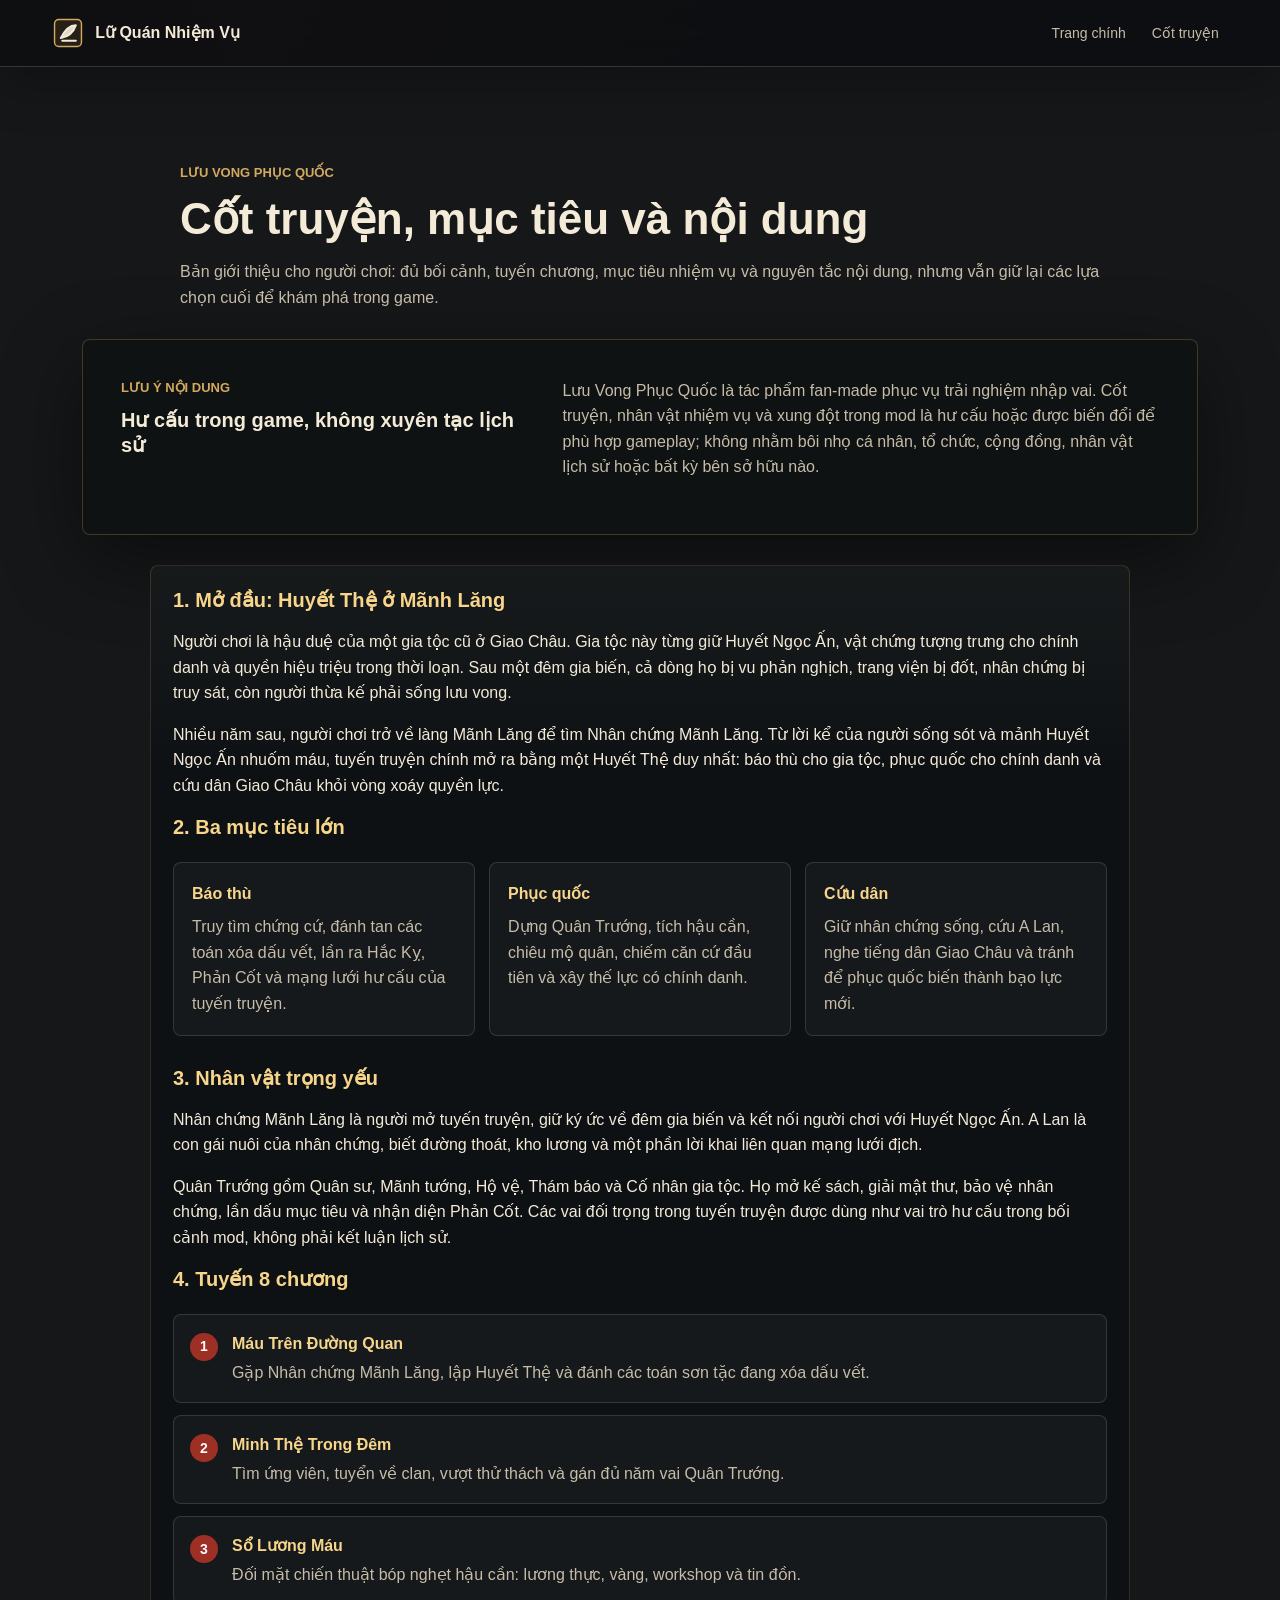
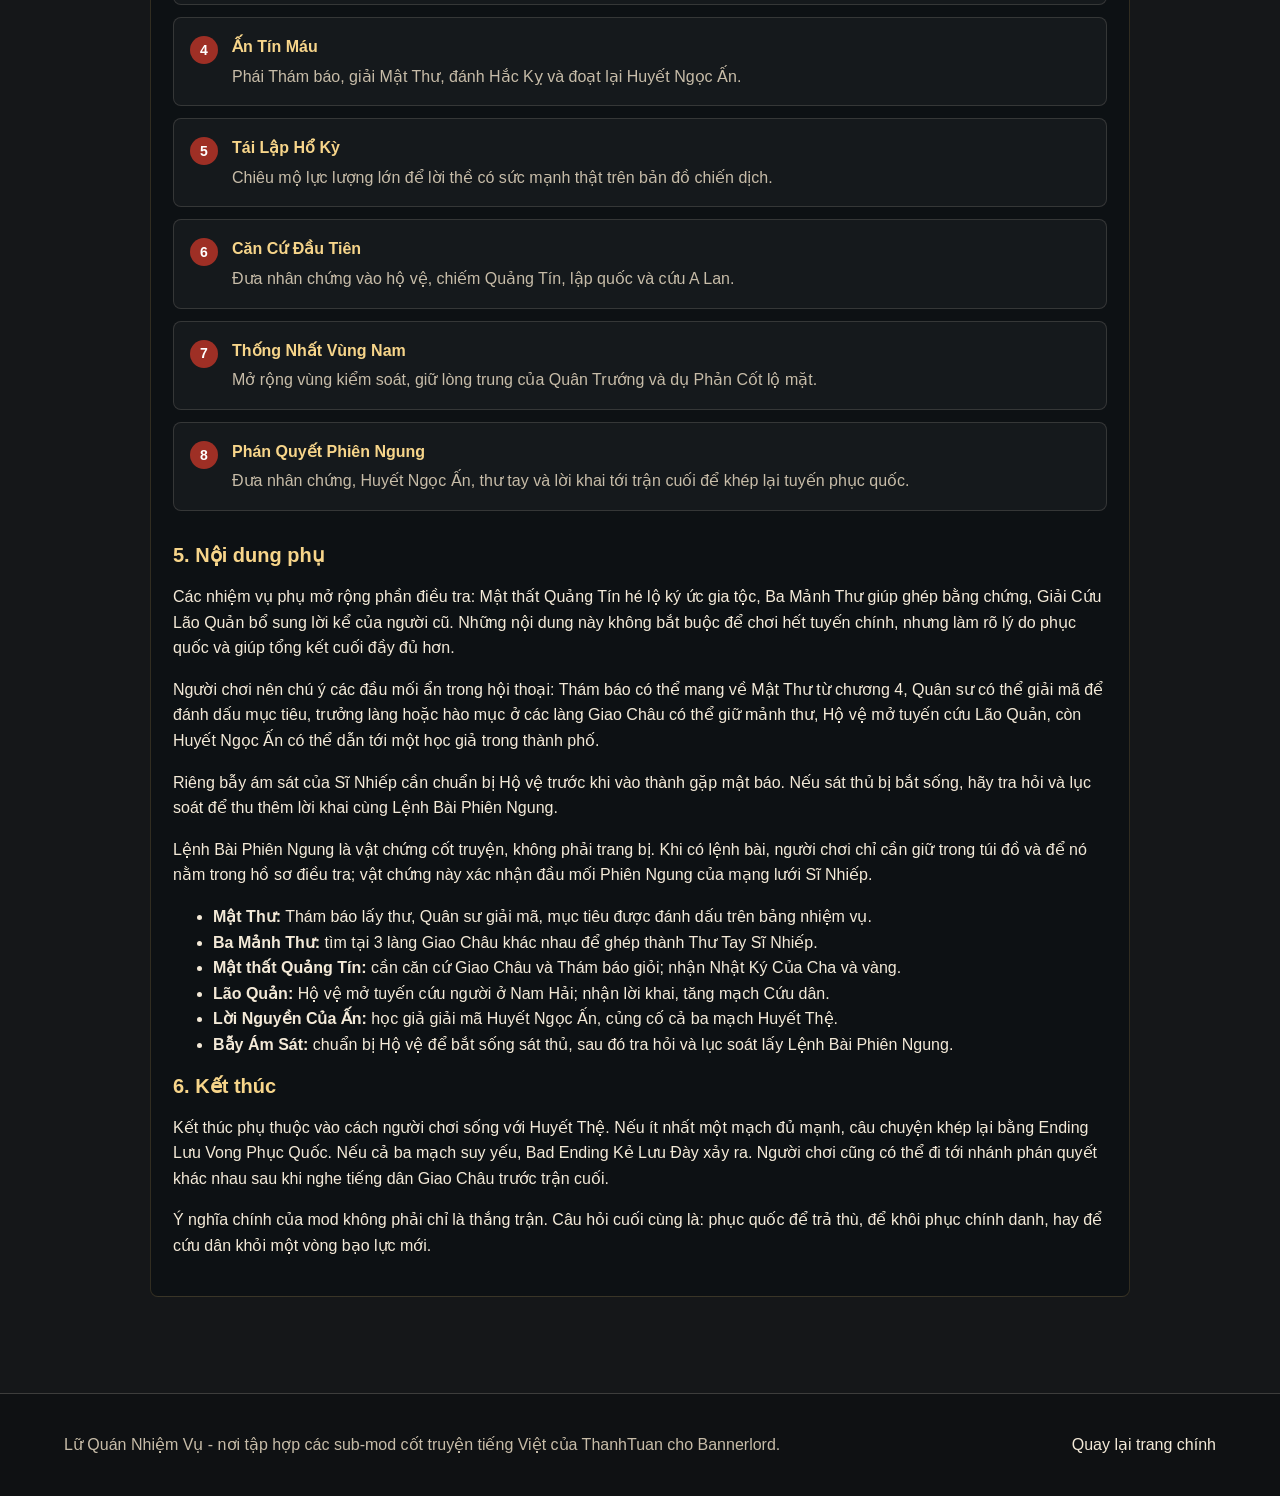
<file: story.html>
<!doctype html>
<html lang="vi">
<head>
  <meta charset="utf-8">
  <meta name="viewport" content="width=device-width, initial-scale=1">
  <title>Cốt truyện - Lưu Vong Phục Quốc</title>
  <meta name="description" content="Cốt truyện, mục tiêu và nội dung chính của Lưu Vong Phục Quốc, sub-mod cốt truyện tiếng Việt cho Bannerlord.">
  <link rel="stylesheet" href="styles.css?v=20260604-polish">
</head>
<body>
  <header class="site-header">
    <a class="brand" href="index.html" aria-label="Lữ Quán Nhiệm Vụ">
      <svg class="brand-mark" viewBox="0 0 48 48" aria-hidden="true">
        <rect x="5" y="5" width="38" height="38" rx="6"></rect>
        <path d="M14 31c6-12 13-18 21-18-3 9-9 16-21 18Z"></path>
        <path d="M16 35h19"></path>
      </svg>
      <span>Lữ Quán Nhiệm Vụ</span>
    </a>
    <nav class="nav">
      <a href="index.html">Trang chính</a>
      <a href="story.html">Cốt truyện</a>
    </nav>
  </header>

  <main>
    <section class="band story-band story-page">
      <div class="section-heading">
        <p class="eyebrow">Lưu Vong Phục Quốc</p>
        <h2>Cốt truyện, mục tiêu và nội dung</h2>
        <p class="muted">
          Bản giới thiệu cho người chơi: đủ bối cảnh, tuyến chương, mục tiêu nhiệm vụ và nguyên tắc nội dung,
          nhưng vẫn giữ lại các lựa chọn cuối để khám phá trong game.
        </p>
      </div>

      <div class="notice-panel compact">
        <div>
          <p class="eyebrow">Lưu ý nội dung</p>
          <h3>Hư cấu trong game, không xuyên tạc lịch sử</h3>
        </div>
        <p>
          Lưu Vong Phục Quốc là tác phẩm fan-made phục vụ trải nghiệm nhập vai. Cốt truyện, nhân vật nhiệm vụ
          và xung đột trong mod là hư cấu hoặc được biến đổi để phù hợp gameplay; không nhằm bôi nhọ cá nhân,
          tổ chức, cộng đồng, nhân vật lịch sử hoặc bất kỳ bên sở hữu nào.
        </p>
      </div>

      <div class="story-full">
        <article>
          <h3>1. Mở đầu: Huyết Thệ ở Mãnh Lăng</h3>
          <p>
            Người chơi là hậu duệ của một gia tộc cũ ở Giao Châu. Gia tộc này từng giữ Huyết Ngọc Ấn,
            vật chứng tượng trưng cho chính danh và quyền hiệu triệu trong thời loạn. Sau một đêm gia biến,
            cả dòng họ bị vu phản nghịch, trang viện bị đốt, nhân chứng bị truy sát, còn người thừa kế phải sống lưu vong.
          </p>
          <p>
            Nhiều năm sau, người chơi trở về làng Mãnh Lăng để tìm Nhân chứng Mãnh Lăng. Từ lời kể của người sống sót
            và mảnh Huyết Ngọc Ấn nhuốm máu, tuyến truyện chính mở ra bằng một Huyết Thệ duy nhất:
            báo thù cho gia tộc, phục quốc cho chính danh và cứu dân Giao Châu khỏi vòng xoáy quyền lực.
          </p>

          <h3>2. Ba mục tiêu lớn</h3>
          <div class="objective-grid">
            <section>
              <span>Báo thù</span>
              <p>Truy tìm chứng cứ, đánh tan các toán xóa dấu vết, lần ra Hắc Kỵ, Phản Cốt và mạng lưới hư cấu của tuyến truyện.</p>
            </section>
            <section>
              <span>Phục quốc</span>
              <p>Dựng Quân Trướng, tích hậu cần, chiêu mộ quân, chiếm căn cứ đầu tiên và xây thế lực có chính danh.</p>
            </section>
            <section>
              <span>Cứu dân</span>
              <p>Giữ nhân chứng sống, cứu A Lan, nghe tiếng dân Giao Châu và tránh để phục quốc biến thành bạo lực mới.</p>
            </section>
          </div>

          <h3>3. Nhân vật trọng yếu</h3>
          <p>
            Nhân chứng Mãnh Lăng là người mở tuyến truyện, giữ ký ức về đêm gia biến và kết nối người chơi với Huyết Ngọc Ấn.
            A Lan là con gái nuôi của nhân chứng, biết đường thoát, kho lương và một phần lời khai liên quan mạng lưới địch.
          </p>
          <p>
            Quân Trướng gồm Quân sư, Mãnh tướng, Hộ vệ, Thám báo và Cố nhân gia tộc. Họ mở kế sách, giải mật thư,
            bảo vệ nhân chứng, lần dấu mục tiêu và nhận diện Phản Cốt. Các vai đối trọng trong tuyến truyện được dùng
            như vai trò hư cấu trong bối cảnh mod, không phải kết luận lịch sử.
          </p>

          <h3>4. Tuyến 8 chương</h3>
          <ol class="story-timeline">
            <li>
              <strong>Máu Trên Đường Quan</strong>
              <p>Gặp Nhân chứng Mãnh Lăng, lập Huyết Thệ và đánh các toán sơn tặc đang xóa dấu vết.</p>
            </li>
            <li>
              <strong>Minh Thệ Trong Đêm</strong>
              <p>Tìm ứng viên, tuyển về clan, vượt thử thách và gán đủ năm vai Quân Trướng.</p>
            </li>
            <li>
              <strong>Sổ Lương Máu</strong>
              <p>Đối mặt chiến thuật bóp nghẹt hậu cần: lương thực, vàng, workshop và tin đồn.</p>
            </li>
            <li>
              <strong>Ấn Tín Máu</strong>
              <p>Phái Thám báo, giải Mật Thư, đánh Hắc Kỵ và đoạt lại Huyết Ngọc Ấn.</p>
            </li>
            <li>
              <strong>Tái Lập Hổ Kỳ</strong>
              <p>Chiêu mộ lực lượng lớn để lời thề có sức mạnh thật trên bản đồ chiến dịch.</p>
            </li>
            <li>
              <strong>Căn Cứ Đầu Tiên</strong>
              <p>Đưa nhân chứng vào hộ vệ, chiếm Quảng Tín, lập quốc và cứu A Lan.</p>
            </li>
            <li>
              <strong>Thống Nhất Vùng Nam</strong>
              <p>Mở rộng vùng kiểm soát, giữ lòng trung của Quân Trướng và dụ Phản Cốt lộ mặt.</p>
            </li>
            <li>
              <strong>Phán Quyết Phiên Ngung</strong>
              <p>Đưa nhân chứng, Huyết Ngọc Ấn, thư tay và lời khai tới trận cuối để khép lại tuyến phục quốc.</p>
            </li>
          </ol>

          <h3>5. Nội dung phụ</h3>
          <p>
            Các nhiệm vụ phụ mở rộng phần điều tra: Mật thất Quảng Tín hé lộ ký ức gia tộc, Ba Mảnh Thư giúp ghép bằng chứng,
            Giải Cứu Lão Quản bổ sung lời kể của người cũ. Những nội dung này không bắt buộc để chơi hết tuyến chính,
            nhưng làm rõ lý do phục quốc và giúp tổng kết cuối đầy đủ hơn.
          </p>
          <p>
            Người chơi nên chú ý các đầu mối ẩn trong hội thoại: Thám báo có thể mang về Mật Thư từ chương 4, Quân sư có thể giải mã
            để đánh dấu mục tiêu, trưởng làng hoặc hào mục ở các làng Giao Châu có thể giữ mảnh thư, Hộ vệ mở tuyến cứu Lão Quản,
            còn Huyết Ngọc Ấn có thể dẫn tới một học giả trong thành phố.
          </p>
          <p>
            Riêng bẫy ám sát của Sĩ Nhiếp cần chuẩn bị Hộ vệ trước khi vào thành gặp mật báo. Nếu sát thủ bị bắt sống,
            hãy tra hỏi và lục soát để thu thêm lời khai cùng Lệnh Bài Phiên Ngung.
          </p>
          <p>
            Lệnh Bài Phiên Ngung là vật chứng cốt truyện, không phải trang bị. Khi có lệnh bài, người chơi chỉ cần giữ trong túi đồ
            và để nó nằm trong hồ sơ điều tra; vật chứng này xác nhận đầu mối Phiên Ngung của mạng lưới Sĩ Nhiếp.
          </p>
          <ul>
            <li><strong>Mật Thư:</strong> Thám báo lấy thư, Quân sư giải mã, mục tiêu được đánh dấu trên bảng nhiệm vụ.</li>
            <li><strong>Ba Mảnh Thư:</strong> tìm tại 3 làng Giao Châu khác nhau để ghép thành Thư Tay Sĩ Nhiếp.</li>
            <li><strong>Mật thất Quảng Tín:</strong> cần căn cứ Giao Châu và Thám báo giỏi; nhận Nhật Ký Của Cha và vàng.</li>
            <li><strong>Lão Quản:</strong> Hộ vệ mở tuyến cứu người ở Nam Hải; nhận lời khai, tăng mạch Cứu dân.</li>
            <li><strong>Lời Nguyền Của Ấn:</strong> học giả giải mã Huyết Ngọc Ấn, củng cố cả ba mạch Huyết Thệ.</li>
            <li><strong>Bẫy Ám Sát:</strong> chuẩn bị Hộ vệ để bắt sống sát thủ, sau đó tra hỏi và lục soát lấy Lệnh Bài Phiên Ngung.</li>
          </ul>

          <h3>6. Kết thúc</h3>
          <p>
            Kết thúc phụ thuộc vào cách người chơi sống với Huyết Thệ. Nếu ít nhất một mạch đủ mạnh,
            câu chuyện khép lại bằng Ending Lưu Vong Phục Quốc. Nếu cả ba mạch suy yếu, Bad Ending Kẻ Lưu Đày xảy ra.
            Người chơi cũng có thể đi tới nhánh phán quyết khác nhau sau khi nghe tiếng dân Giao Châu trước trận cuối.
          </p>
          <p>
            Ý nghĩa chính của mod không phải chỉ là thắng trận. Câu hỏi cuối cùng là: phục quốc để trả thù,
            để khôi phục chính danh, hay để cứu dân khỏi một vòng bạo lực mới.
          </p>
        </article>
      </div>
    </section>
  </main>

  <footer class="site-footer">
    <p>Lữ Quán Nhiệm Vụ - nơi tập hợp các sub-mod cốt truyện tiếng Việt của ThanhTuan cho Bannerlord.</p>
    <a href="index.html">Quay lại trang chính</a>
  </footer>

  <script src="app.js?v=20260604-polish"></script>
</body>
</html>
</file>
